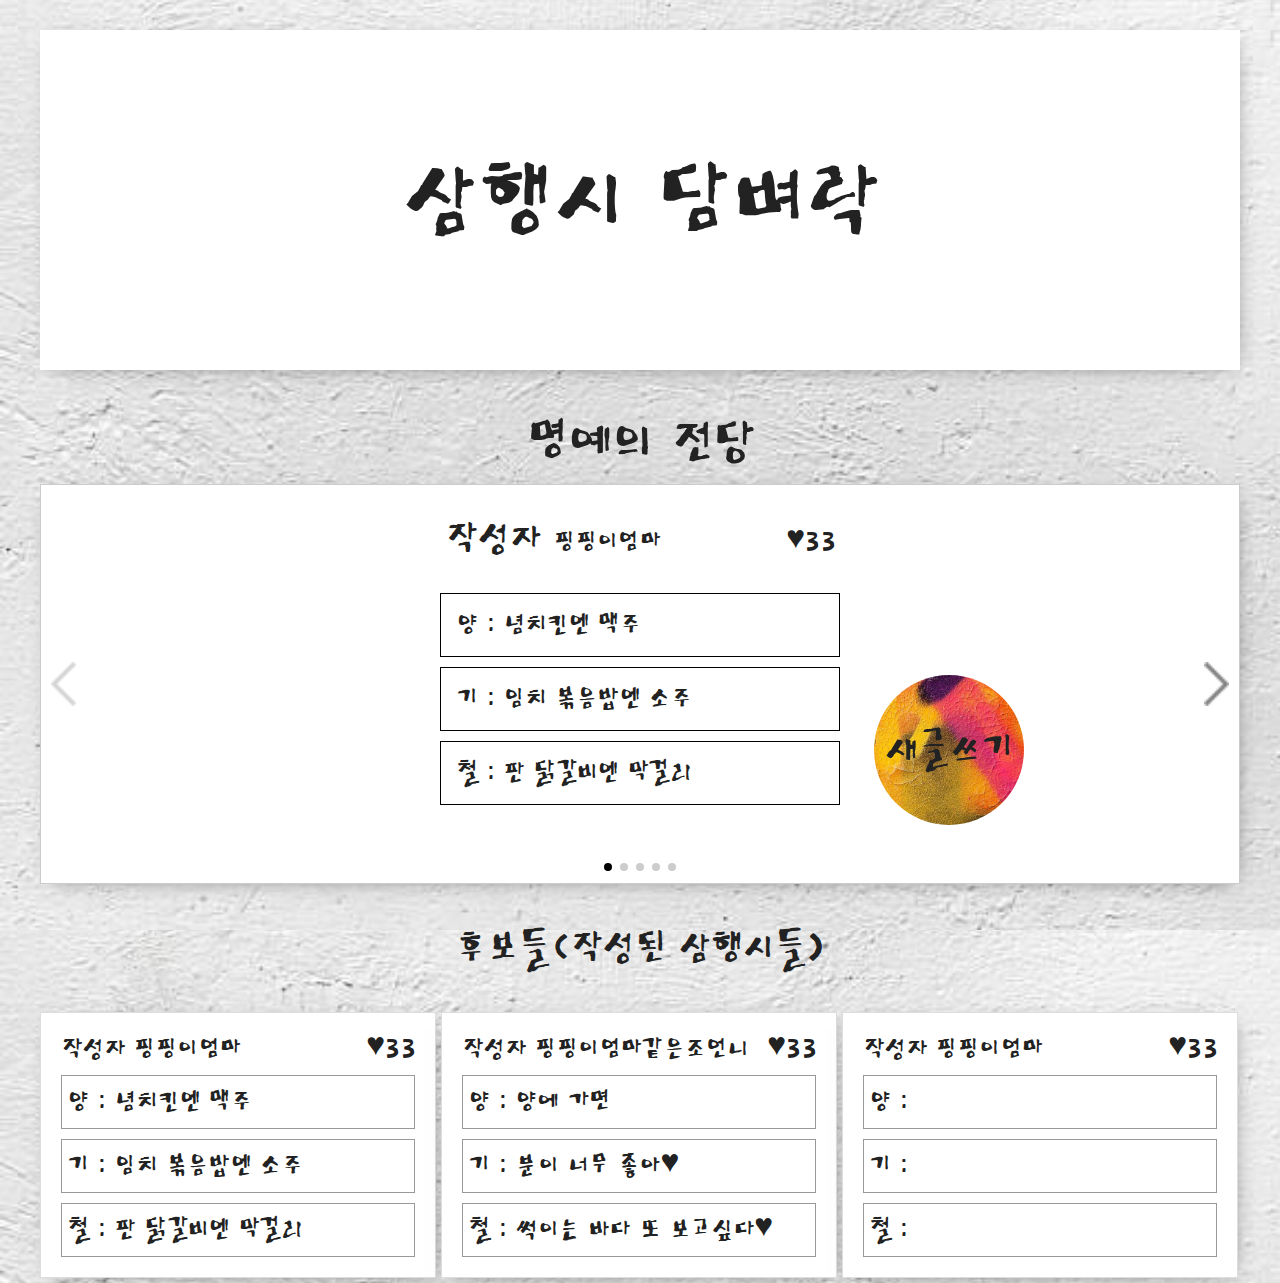
<file: templates/index.html>
<!DOCTYPE html>
<html lang="ko">
<head>
    <meta charset="UTF-8">
    <meta http-equiv="X-UA-Compatible" content="IE=edge">
    <meta name="viewport" content="width=device-width, initial-scale=1.0">
    <title>미니프로젝트2조 | 삼행시 담벼락</title>
    <script src="https://ajax.googleapis.com/ajax/libs/jquery/3.5.1/jquery.min.js"></script>
    <script src="https://cdn.jsdelivr.net/npm/bootstrap@5.0.2/dist/js/bootstrap.bundle.min.js"
        integrity="sha384-MrcW6ZMFYlzcLA8Nl+NtUVF0sA7MsXsP1UyJoMp4YLEuNSfAP+JcXn/tWtIaxVXM"
        crossorigin="anonymous"></script>
    <meta property="og:title" content="삼행시 담벼락" />
    <meta property="og:description"
        content="웃을 일 없었던 하루, 남들이 적어 놓은 삼행시 보고 피식 한 번 하면 어떨까요? 저희 삼행시 담벼락은 누구나 방문해서 간단한 삼행시를 남기고, 서로 열람할 수 있는 서비스입니다. 내 삼행시를 다른 사람들에게 자랑하고, 좋아요를 받아보세요. 그리고 명예의 전당에 올라 내 삼행시를 동네방네 자랑해보세요!" />
    <meta property="og:image"
        content="https://img1.daumcdn.net/thumb/R1280x0/?scode=mtistory2&fname=https%3A%2F%2Fblog.kakaocdn.net%2Fdn%2FcRR76s%2Fbtr1I98OToS%2Fp7yZKq7Oj6nqv1nA1xcKo0%2Fimg.png" />
    <link rel="stylesheet" href="../css/reset.css">
    <link rel="stylesheet" href="../css/main.css">
    <link rel="stylesheet" href="../css/p_3.css">
    <link rel="stylesheet" href="../css/p_2.css">
    <link rel="stylesheet" href="https://cdn.jsdelivr.net/npm/swiper@9/swiper-bundle.min.css" />
    <script src="https://cdn.jsdelivr.net/npm/swiper@9/swiper-bundle.min.js"></script>
</head>
<!-- 새글쓰기 -> p_3 -->
<body>
    <main>
        <div id="p_3_page"><!-- 새글쓰기누르면 p3나와야함 -->
            <a href="#" id="p3_close_btn">닫기  <img src="../images/Rectangle 17.png" alt="닫기"></a>
            <h2>새글쓰기</h2>
            <h2>이달의 단어 <span>양기철♥</span></h2>
            <div class="p3_boxs p3_b1">
                <ul class="p3_write">
                    <li>작성자</li>
                    <li><input type="text" id="p3_writer" placeholder="작성자를 입력해주세요"></li>
                </ul><!-- e:write -->
                <div class="p3_user">
                    <div class="p3_text">
                        <input type="text" placeholder="양 : ">
                        <input type="text" placeholder="기 : ">
                        <input type="text" placeholder="철 : ">
                    </div><!-- e:p3_text -->
                    <p>
                        <button>작성완료</button>
                    </p>
                </div><!-- e:p3_user -->
            </div><!-- e:p3_boxs -->
        </div><!-- e:p_3_page -->
        <div id="p2_page_box">
            <!-- ~~~~~~~~~~~~~~~~~~~~~~~~~~~~~~~~~ -->
            <div class="p_2_page"><!-- 후보들누르면 p2나와야함 -->
                <a href="#" id="p2_close_btn">닫기  <img src="../images/Rectangle 17.png" alt="닫기"></a>
            <div class="p2_txt_box">
                <ul id="p2_write">
                    <li id="p2_writer">핑핑이 어머니<span>의 삼행시</span></li>
                </ul><!-- e:write -->
                <ul class="p2_user">
                    <li>양 : 파를 까고싶은데 응애</li>
                    <li>기 : 구가 없어서 응애</li>
                    <li>철 : 로된 채칼을 들고왔다 응애</li>
                </ul><!-- e:user -->
                <div class="p2_like_box">
                    <button style="color:red">♥ 33</button>
                </div><!-- e:p2_like_box -->
            </div><!-- e:txt_box -->
            <div class="p2_input_box">
                <div class="p2_input">
                    <input type="text" class="p2_user" placeholder="작성자명을 입력해주세요.">
                    <input type="text" class="p2_comment" placeholder="댓글을 입력해주세요.">
                </div><!-- e:p2_input -->
                <div class="btn">
                    <button class="p2_comment_post">입력</button>
                </div><!-- e:btn -->
            </div><!-- e:p2_input_box -->
            <div class="p2_txt_list">
                <ul class="p2_user_box">
                    <li><span class="p2_user">핑핑이어머니</span>님</li>
                    <li class="txt">가가가가가가아나난아ㅏㅇㄴㄴ안안아ㅏ아아아</li>
                </ul><!-- e:p2_user -->
            </div><!-- e:p2_txt_list -->
            </div><!-- e:p_2_page -->
            <!-- ~~~~~~~~~~~~~~~~~~~~~~~~~~~~~~~~~~~~~~~~~~~~~~~~~~~~~ -->
            <div class="p_2_page"><!-- 후보들누르면 p2나와야함 -->
                <a href="#" id="p2_close_btn">닫기  <img src="../images/Rectangle 17.png" alt="닫기"></a>
            <div class="p2_txt_box">
                <ul id="p2_write">
                    <li id="p2_writer">핑핑이엄마친구<span>의 삼행시</span></li>
                </ul><!-- e:write -->
                <ul class="p2_user">
                    <li>양 : 파를 까고싶은데 응애</li>
                    <li>기 : 구가 없어서 응애</li>
                    <li>철 : 로된 채칼을 들고왔다 응애</li>
                </ul><!-- e:user -->
                <div class="p2_like_box">
                    <button style="color:red">♥ 33</button>
                </div><!-- e:p2_like_box -->
            </div><!-- e:txt_box -->
            <!--~~~~~~~~~~~~~~~~~~~~~~~~~~~~~~~~~~~~-->
            <div class="p2_input_box">
                <div class="p2_input">
                    <input type="text" class="p2_user" placeholder="작성자명을 입력해주세요.">
                    <input type="text" class="p2_comment" placeholder="댓글을 입력해주세요.">
                </div><!-- e:p2_input -->
                <div class="btn">
                    <button class="p2_comment_post">입력</button>
                </div><!-- e:btn -->
            </div><!-- e:p2_input_box -->
            <div class="p2_txt_list">
                <ul class="p2_user_box">
                    <li><span class="p2_user">핑핑이어머니</span>님</li>
                    <li class="txt">가가가가가가아나난아ㅏㅇㄴㄴ안안아ㅏ아아아</li>
                </ul><!-- e:p2_user -->
            </div><!-- e:p2_txt_list -->
            </div><!-- e:p_2_page -->
            <!-- ~~~~~~~~~~~~~~~~~~~~~~~~~~~~~~~~~~~~~~~~~~~~~~~~~~~~~ -->
            <div class="p_2_page"><!-- 후보들누르면 p2나와야함 -->
                <a href="#" id="p2_close_btn">닫기  <img src="../images/Rectangle 17.png" alt="닫기"></a>
            <div class="p2_txt_box">
                <ul id="p2_write">
                    <li id="p2_writer">핑핑이 어머니<span>의 삼행시</span></li>
                </ul><!-- e:write -->
                <ul class="p2_user">
                    <li>양 : 파를 까고싶은데 응애</li>
                    <li>기 : 구가 없어서 응애</li>
                    <li>철 : 로된 채칼을 들고왔다 응애</li>
                </ul><!-- e:user -->
                <div class="p2_like_box">
                    <button style="color:red">♥ 33</button>
                </div><!-- e:p2_like_box -->
            </div><!-- e:txt_box -->
            <!--~~~~~~~~~~~~~~~~~~~~~~~~~~~~~~~~~~~~-->
            <div class="p2_input_box">
                <div class="p2_input">
                    <input type="text" class="p2_user" placeholder="작성자명을 입력해주세요.">
                    <input type="text" class="p2_comment" placeholder="댓글을 입력해주세요.">
                </div><!-- e:p2_input -->
                <div class="btn">
                    <button class="p2_comment_post">입력</button>
                </div><!-- e:btn -->
            </div><!-- e:p2_input_box -->
            <div class="p2_txt_list">
                <ul class="p2_user_box">
                    <li><span class="p2_user">핑핑이어머니</span>님</li>
                    <li class="txt">가가가가가가아나난아ㅏㅇㄴㄴ안안아ㅏ아아아</li>
                </ul><!-- e:p2_user -->
            </div><!-- e:p2_txt_list -->
            </div><!-- e:p_2_page -->
            <!-- ~~~~~~~~~~~~~~~~~~~~~~~~~~~~~~~~~~~~~~~~~~~~~~~~~~~~~ -->
        </div><!-- e:p2_page_box -->
        <h1>삼행시 담벼락</h1>
        <div id="i_wrap_p_1">
            <h2>명예의 전당</h2>
            <div class="i_popup">
                <a href="http://www.kyuparfum.com/mini/templates/p_3.html">새글쓰기</a>
            </div> <!-- e:best -->
        </div> <!-- e:wrap_p_1 -->
        <div class="swiper mySwiper">
            <div class="swiper-wrapper">
                <div class="swiper-slide i_slide1">
                    <ul class="i_write">
                        <li>작성자 <span>핑핑이엄마</span></li>
                        <li><button>♥33</button></li>
                    </ul><!-- e:write -->
                    <ul class="i_user">
                        <li>양 : 념치킨엔 맥주</li>
                        <li>기 : 임치 볶음밥엔 소주</li>
                        <li>철 : 판 닭갈비엔 막걸리</li>
                    </ul>
                </div> <!-- e:slide1 -->
                <div class="swiper-slide i_slide2">
                    <ul class="i_write">
                        <li>작성자 <span>핑핑이엄마같은조언니</span></li>
                        <li><button>♥33</button></li>
                    </ul><!-- e:write -->
                    <ul class="i_user">
                        <li>양 : 양에 가면 </li>
                        <li>기 : 분이 너무 좋아♥ </li>
                        <li>철 : 썩이는 바다 또 보고싶다♥ </li>
                    </ul>
                </div> <!-- e:slide2 -->
                <div class="swiper-slide i_slide3">
                    <ul class="i_write">
                        <li>작성자 <!-- 벤틱기호로 작성 예정 ex)`${}` --></li>
                        <li><button>♥33</button></li>
                    </ul><!-- e:write -->
                    <ul class="i_user">
                        <li>양 : </li>
                        <li>기 : </li>
                        <li>철 : </li>
                    </ul>
                </div> <!-- e:slide3 -->
                <div class="swiper-slide i_slide4">
                    <ul class="i_write">
                        <li>작성자 <!-- 벤틱기호로 작성 예정 ex)`${}` --></li>
                        <li><button>♥33</button></li>
                    </ul><!-- e:write -->
                    <ul class="i_user">
                        <li>양 : </li>
                        <li>기 : </li>
                        <li>철 : </li>
                    </ul>
                </div> <!-- e:slide4 -->
                <div class="swiper-slide i_slide5">
                    <ul class="i_write">
                        <li>작성자 <!-- 벤틱기호로 작성 예정 ex)`${}` --></li>
                        <li><button>♥33</button></li>
                    </ul><!-- e:write -->
                    <ul class="i_user">
                        <li>양 : </li>
                        <li>기 : </li>
                        <li>철 : </li>
                    </ul>
                </div> <!-- e:slide5 -->
            </div><!-- e:swiper-wrapper -->
            <div class="swiper-button-next"></div>
            <div class="swiper-button-prev"></div>
            <div class="swiper-pagination"></div>
        </div><!-- e:swiper mySwiper -->
        <div class="i_candidate">
            <div class="i_title">
                <h2>후보들(작성된 삼행시들)</h2>
            </div> <!-- e:title -->
            <div id="i_wrap_contents">
                <a href="http://www.kyuparfum.com/mini/templates/p_2.html" class="i_boxs i_b1">
                    <ul class="i_write">
                        <li>작성자 <span>핑핑이엄마</span></li>
                        <li><button>♥33</button></li>
                    </ul><!-- e:write -->
                    <ul class="i_user">
                        <li>양 : 념치킨엔 맥주</li>
                        <li>기 : 임치 볶음밥엔 소주</li>
                        <li>철 : 판 닭갈비엔 막걸리</li>
                    </ul>
                </a><!-- e:boxs -->
                <a href="http://www.kyuparfum.com/mini/templates/p_2.html" class="i_boxs i_b2">
                    <ul class="i_write">
                        <li>작성자 <span>핑핑이엄마같은조언니</span></li>
                        <li><button>♥33</button></li>
                    </ul><!-- e:write -->
                    <ul class="i_user">
                        <li>양 : 양에 가면 </li>
                        <li>기 : 분이 너무 좋아♥ </li>
                        <li>철 : 썩이는 바다 또 보고싶다♥ </li>
                    </ul>
                </a><!-- e:boxs -->
                <a href="http://www.kyuparfum.com/mini/templates/p_2.html" class="i_boxs i_b3">
                    <ul class="i_write">
                        <li>작성자 <span>핑핑이엄마</span></li>
                        <li><button>♥33</button></li>
                    </ul><!-- e:write -->
                    <ul class="i_user">
                        <li>양 : </li>
                        <li>기 : </li>
                        <li>철 : </li>
                    </ul>
                </a><!-- e:boxs -->
            </div><!-- e:wrap_contents -->
        </div><!-- e:candidate -->
    </main>
    <script src="../js/main.js"></script>
</body>

</html>
</file>
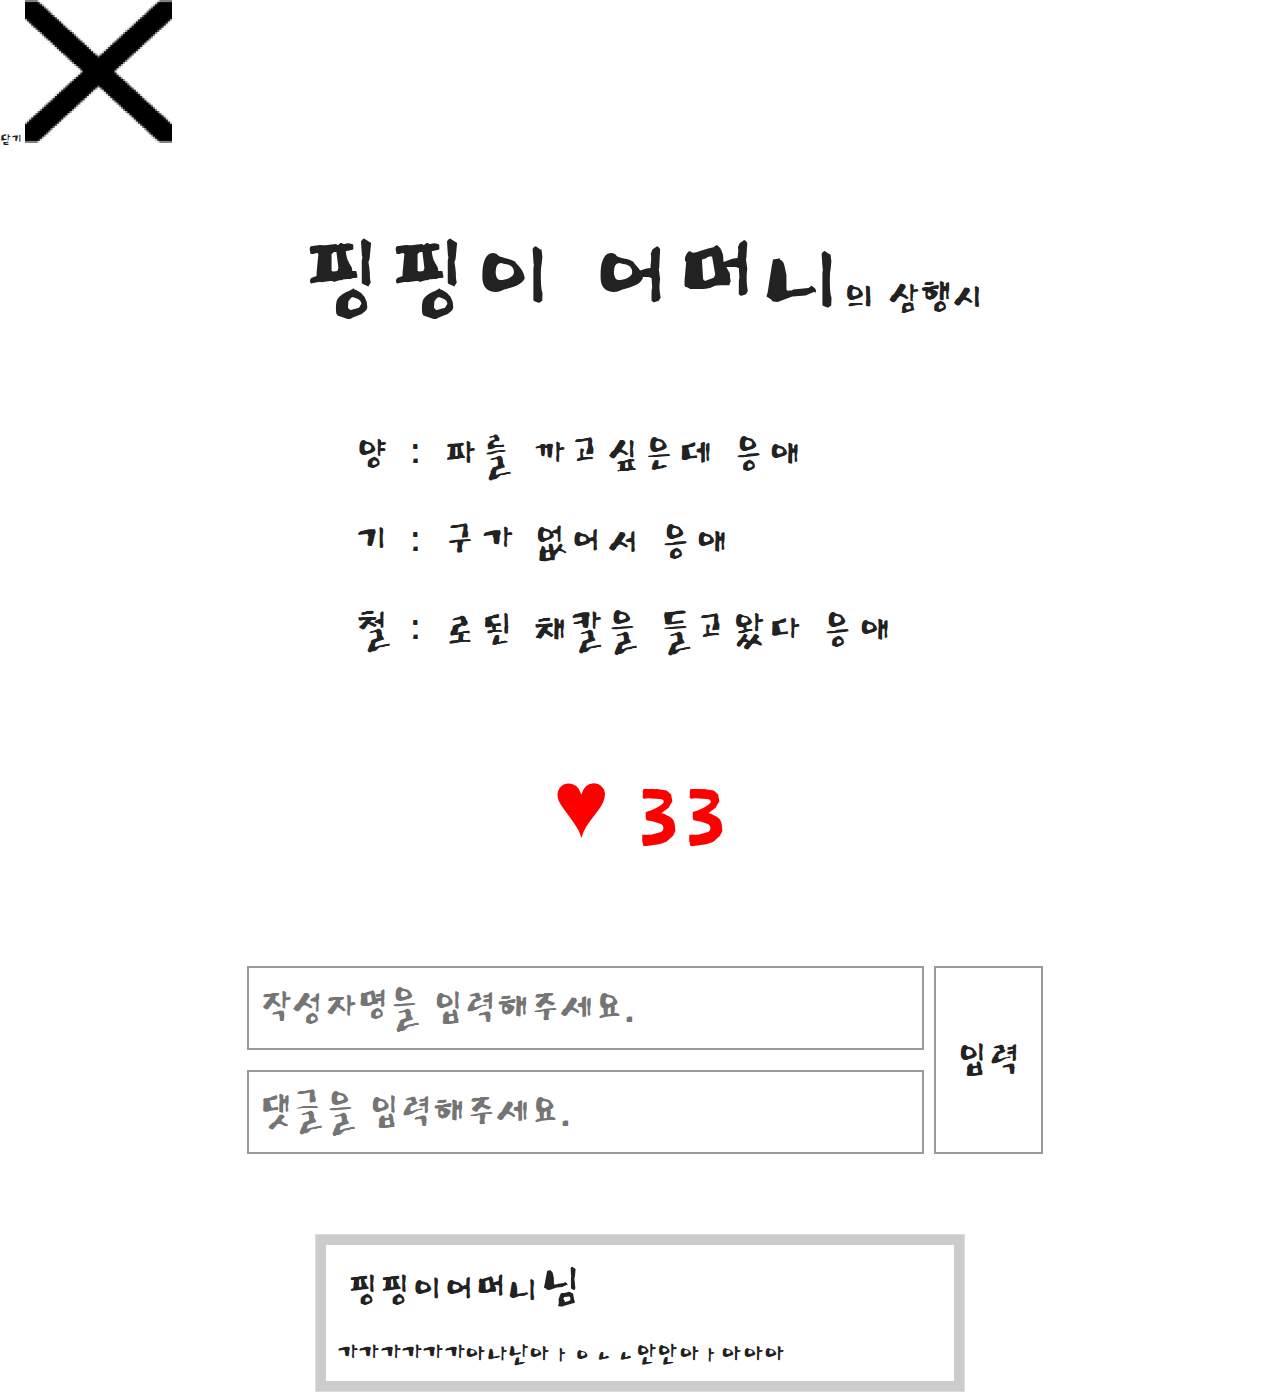
<file: templates/p_2.html>
<!DOCTYPE html>
<html lang="ko">
<head>
    <meta charset="UTF-8">
    <meta http-equiv="X-UA-Compatible" content="IE=edge">
    <meta name="viewport" content="width=device-width, initial-scale=1.0">
    <title>미니프로젝트2조 | 삼행시 담벼락</title>
    <script src="https://ajax.googleapis.com/ajax/libs/jquery/3.5.1/jquery.min.js"></script>
    <script src="https://cdn.jsdelivr.net/npm/bootstrap@5.0.2/dist/js/bootstrap.bundle.min.js"
        integrity="sha384-MrcW6ZMFYlzcLA8Nl+NtUVF0sA7MsXsP1UyJoMp4YLEuNSfAP+JcXn/tWtIaxVXM"
        crossorigin="anonymous"></script>
    <meta property="og:title" content="미니프로젝트2조 | 삼행시 담벼락" />
    <meta property="og:description" content="웃을 일 없었던 하루, 남들이 적어 놓은 삼행시 보고 피식 한 번 하면 어떨까요? 저희 삼행시 담벼락은 누구나 방문해서 간단한 삼행시를 남기고, 서로 열람할 수 있는 서비스입니다. 내 삼행시를 다른 사람들에게 자랑하고, 좋아요를 받아보세요. 그리고 명예의 전당에 올라 내 삼행시를 동네방네 자랑해보세요!" />
    <meta property="og:image" content="https://img1.daumcdn.net/thumb/R1280x0/?scode=mtistory2&fname=https%3A%2F%2Fblog.kakaocdn.net%2Fdn%2FcRR76s%2Fbtr1I98OToS%2Fp7yZKq7Oj6nqv1nA1xcKo0%2Fimg.png" />
    <link rel="stylesheet" href="../css/reset.css">
    <link rel="stylesheet" href="../css/p_2.css">
    <link rel="stylesheet" href="https://cdn.jsdelivr.net/npm/swiper@9/swiper-bundle.min.css" />
    <script src="https://cdn.jsdelivr.net/npm/swiper@9/swiper-bundle.min.js"></script>
</head>
<body>
    <main>
        <a href="#" id="close_btn">닫기  <img src="../images/Rectangle 17.png" alt="닫기"></a>
        <div class="p2_txt_box">
            <ul id="p2_write">
                <li id="p2_writer">핑핑이 어머니<span>의 삼행시</span></li>
            </ul><!-- e:write -->
            <ul class="p2_user">
                <li>양 : 파를 까고싶은데 응애</li>
                <li>기 : 구가 없어서 응애</li>
                <li>철 : 로된 채칼을 들고왔다 응애</li>
            </ul><!-- e:user -->
            <div class="p2_like_box">
                <button style="color:red">♥ 33</button>
            </div><!-- e:p2_like_box -->
        </div><!-- e:txt_box -->
        <!--~~~~~~~~~~~~~~~~~~~~~~~~~~~~~~~~~~~~-->
        <div class="p2_input_box">
            <div class="p2_input">
                <input type="text" class="p2_user" placeholder="작성자명을 입력해주세요.">
                <input type="text" class="p2_comment" placeholder="댓글을 입력해주세요.">
            </div><!-- e:p2_input -->
            <div class="btn">
                <button class="p2_comment_post">입력</button>
            </div><!-- e:btn -->
        </div><!-- e:p2_input_box -->
        <div class="p2_txt_list">
            <ul class="p2_user_box">
                <li><span class="p2_user">핑핑이어머니</span>님</li>
                <li class="txt">가가가가가가아나난아ㅏㅇㄴㄴ안안아ㅏ아아아</li>
            </ul><!-- e:p2_user -->
        </div><!-- e:p2_txt_list -->
    </main>
</body>
</html>
</file>
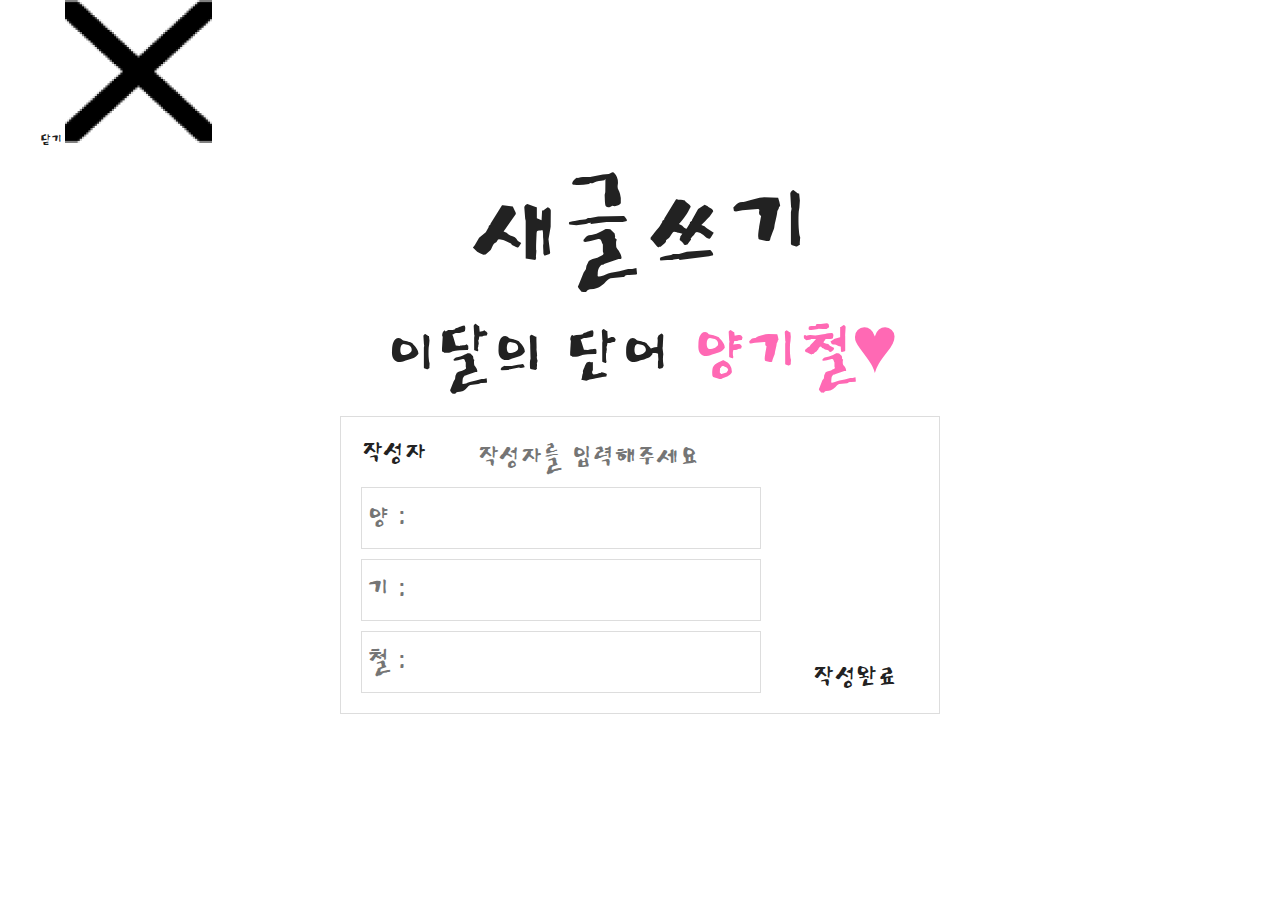
<file: templates/p_3.html>
<!DOCTYPE html>
<html lang="ko">
    <head>
        <meta charset="UTF-8">
        <meta http-equiv="X-UA-Compatible" content="IE=edge">
        <meta name="viewport" content="width=device-width, initial-scale=1.0">
        <title>미니프로젝트2조 | 삼행시 담벼락</title>
        <script src="https://ajax.googleapis.com/ajax/libs/jquery/3.5.1/jquery.min.js"></script>
        <script src="https://cdn.jsdelivr.net/npm/bootstrap@5.0.2/dist/js/bootstrap.bundle.min.js"
            integrity="sha384-MrcW6ZMFYlzcLA8Nl+NtUVF0sA7MsXsP1UyJoMp4YLEuNSfAP+JcXn/tWtIaxVXM"
            crossorigin="anonymous"></script>
        <meta property="og:title" content="삼행시 담벼락" />
        <meta property="og:description"
            content="웃을 일 없었던 하루, 남들이 적어 놓은 삼행시 보고 피식 한 번 하면 어떨까요? 저희 삼행시 담벼락은 누구나 방문해서 간단한 삼행시를 남기고, 서로 열람할 수 있는 서비스입니다. 내 삼행시를 다른 사람들에게 자랑하고, 좋아요를 받아보세요. 그리고 명예의 전당에 올라 내 삼행시를 동네방네 자랑해보세요!" />
        <meta property="og:image"
            content="https://img1.daumcdn.net/thumb/R1280x0/?scode=mtistory2&fname=https%3A%2F%2Fblog.kakaocdn.net%2Fdn%2FcRR76s%2Fbtr1I98OToS%2Fp7yZKq7Oj6nqv1nA1xcKo0%2Fimg.png" />
        <link rel="stylesheet" href="../css/reset.css">
        <link rel="stylesheet" href="../css/p_3.css">
        <link rel="stylesheet" href="https://cdn.jsdelivr.net/npm/swiper@9/swiper-bundle.min.css" />
        <script src="https://cdn.jsdelivr.net/npm/swiper@9/swiper-bundle.min.js"></script>
    </head>
<body>
    <main>
        <a href="#" id="close_btn">닫기  <img src="../images/Rectangle 17.png" alt="닫기"></a>
        <h2>새글쓰기</h2>
        <h2>이달의 단어 <span>양기철♥</span></h2>
        <div class="p3_boxs p3_b1">
            <ul class="p3_write">
                <li>작성자</li>
                <li><input type="text" id="p3_writer" placeholder="작성자를 입력해주세요"></li>
            </ul><!-- e:write -->
            <div class="p3_user">
                <div class="p3_text">
                    <input type="text" placeholder="양 : ">
                    <input type="text" placeholder="기 : ">
                    <input type="text" placeholder="철 : ">
                </div><!-- e:p3_text -->
                <p>
                    <button>작성완료</button>
                </p>
            </div><!-- e:p3_user -->
        </div><!-- e:p3_boxs -->
    </main>
</body>
</html>
</file>
<file: css/main.css>
html,
body {
    position: relative;
    height: 100%;background-image:url(../images/list.jpg);background-size:cover;
}
main #p_3_page {
    display:none;position:absolute;top:50%;left:50%; background-color: #fff;
    padding:50px; z-index:2;transform:translate(-50%, -50%);border:2px solid #000;
}
main .p_2_page {
    display:none;position:absolute;top:50%;left:50%; background-color: #fff;
    padding:30px; z-index:2;transform:translate(-50%, -50%);border:2px solid #000;
}
main {width:1200px; margin:0 auto;/*  background-color:coral; */}
main h1 {
    line-height:300px;/* background-image:url(../images/title.jpg);background-size:contain; */background-color:#fff;
    font-size:7rem; text-align:center; margin:30px 0; padding:20px 0; /* background-color:aqua; */box-shadow:4px 5px 20px -10px rgb(0 0 0 / 50%);
}
main #i_wrap_p_1 {}
main #i_wrap_p_1 h2 {
    /* box-shadow:1px 1px 1px rgba(0,0,0,0.5); */
    font-size:4rem; text-align:center; width:25%; margin:0 auto;padding:10px 20px;
}
main #i_wrap_p_1 .i_popup {}
main #i_wrap_p_1 .i_popup a {font-size:3rem;background-image:url(../images/popup.jpg); background-size:cover; background-position:top right;
    position:fixed; bottom:75px;right:20%; border-radius:50%;width:150px;height:150px;
    display:flex;background-color:#ddd;z-index:2;justify-content:center;align-items:center;
}
main #wrap_p_1 .best button:nth-child(1)/* 인기순 */ {margin-left:0;}
main #wrap_p_1 .best button:nth-child(2)/* 최신순 */ {}
.swiper {
    width:1200px; margin:0 auto; height:400px;box-shadow:4px 5px 20px -10px rgb(0 0 0 / 50%);
}
.swiper-wrapper {height:400px;}
.swiper-button-prev, .swiper-rtl .swiper-button-next {
    background-image:url(../images/btn_nav_arrow.png);
    background-repeat:no-repeat; background-position:center;
    background-size:contain; transform:rotate(180deg);filter:opacity(.5);
}
.swiper-button-next, .swiper-rtl .swiper-button-prev {
    background-image:url(../images/btn_nav_arrow.png);
    background-repeat:no-repeat; background-position:center;
    background-size:contain;filter:opacity(.5);
}
.swiper-button-next:after, .swiper-button-prev:after {
    display:none;
}
.swiper-slide {
    text-align: center;
    font-size: 18px;
    display: flex;
    justify-content: center;
    align-items: center;
    background-color:#fff;
    
    /*  */
}

.swiper-slide img {
    display: block;
    width: 100%;
    height: 100%;
    object-fit: cover;
}
.swiper-pagination-bullet-active {background-color:#000 !important;}
/* 스와이퍼 공통부분 */
.swiper .swiper-wrapper .swiper-slide {border:1px solid #ccc; padding:20px 0;}
.swiper .swiper-wrapper .swiper-slide ul {}
.swiper .swiper-wrapper .swiper-slide .i_write {margin:0 auto; display:flex; justify-content:space-between;width:400px;}
.swiper .swiper-wrapper .swiper-slide .i_write li {margin-bottom:10px; padding:10px 5px; font-size:3rem;}
.swiper .swiper-wrapper .swiper-slide .i_write li span {font-size: 2rem;}
.swiper .swiper-wrapper .swiper-slide .i_write li button {font-size:2rem}
.swiper .swiper-wrapper .swiper-slide .i_write li button:hover {color:#f00;}
.swiper .swiper-wrapper .swiper-slide .i_user li {/* background: red; */
    border:1px solid #000;
    width:400px;font-size:2rem;
    margin:10px auto; padding:15px;
    text-align:left;
}
.swiper .swiper-wrapper .swiper-slide ul li:nth-child(1)/* 홍 */ {}
.swiper .swiper-wrapper .swiper-slide ul li:nth-child(2)/* 길 */ {}
.swiper .swiper-wrapper .swiper-slide ul li:nth-child(3)/* 동 */ {}
.i_candidate .i_title h2 {
    text-align:center;font-size:3rem;padding:20px 0;
}
.i_best_btn {/* background-color:aqua; */display:flex;justify-content:center;}
.i_best_btn button {font-size:2rem; border:1px solid #ddd;margin-bottom:10px;padding:10px 20px;}
.i_best_btn button:hover {border:2px solid #000;}
.i_best_btn .popular {margin-right:20px;}
.i_best_btn .new {}
#i_wrap_contents {display:flex; flex-flow: row wrap; }
.i_boxs {width:33%; border:1px solid #ddd; padding:20px;margin-right:5px; margin-bottom:5px;box-shadow:4px 5px 20px -10px rgb(0 0 0 / 50%); background-color:#fff;}
.i_b3 {margin-right:0;}
.i_boxs .i_write {display:flex; justify-content:space-between;}
.i_boxs .i_write li {
    margin-right:10px; margin-bottom:10px;
    font-size:2rem;
}
.i_boxs .i_write li span {font-size:2rem;}
.i_boxs .i_write li:last-child {margin-right:0;}
.i_boxs .i_write li button {font-size:2rem;}
.i_boxs .i_write li button:hover {color:#f00; font-weight:700;}
.i_boxs .i_write p:nth-child(1) {}
.i_boxs .i_write p:nth-child(2) {margin-right:0;}
.i_boxs ul {/* background-image:url(../images/list.jpg); background-size:cover; */}
.i_boxs .i_user li {
    
    border:1px solid #999; margin-bottom:10px; padding:10px 5px; font-size:2rem;
}
.i_boxs .i_user li:nth-child(1) {}
.i_boxs .i_user li:nth-child(2) {}
.i_boxs .i_user li:nth-child(3) {margin-bottom:0;}
.active {color:#f00;}
</file>
<file: css/p_3.css>
main {width:1200px;margin:0 auto;}

main #p3_close_btn {display:block;text-align:right;position: relative;
    top:0; font-size:3rem;
    right:0;}
main #p3_close_btn img {
    width:20px;
    height:20px;
    
}
main h2:nth-of-type(1) {
    text-align:center; font-size:8rem;margin:20px 0;
}
main h2:nth-of-type(2) {text-align:center; font-size:5rem;margin:20px 0;}
main h2:nth-of-type(2) span {color:hotpink;font-size:5rem;}
.p3_text {width:80%;}
.p3_boxs {width:600px; border:1px solid #ddd; padding:20px;margin:0 auto;}
.p3_boxs .p3_write {display:flex; justify-content:space-between;}
.p3_boxs .p3_write li {
    margin-right:10px; margin-bottom:10px;
    font-size:2rem;
}
.p3_boxs .p3_write > li > input[type=text] {font-size: 2rem;}
.p3_boxs .p3_write li:last-child {margin-right:0;}
.p3_boxs .p3_write li button {font-size:2rem;}
.p3_boxs .p3_write p:nth-child(1) {}
.p3_boxs .p3_write p:nth-child(2) {margin-right:0;}
.p3_boxs .p3_user {display:flex; flex-flow:row nowrap; align-items:flex-end}
.p3_boxs .p3_user .p3_text input[type=text] {width:400px;
    border:1px solid #ddd; margin-bottom:10px; padding:10px 5px; font-size:2rem;
}
.p3_boxs .p3_user .p3_text input[type=text]:last-child {margin-bottom:0;}
.p3_boxs .p3_user p {margin:0 5px;}
.p3_boxs .p3_user p button {font-size:2rem;}
</file>
<file: css/p_2.css>
main {}
main #p2_close_btn {display:block;text-align:right;position: relative;
    top:0; font-size:3rem;
    right:0;}
main #p2_close_btn img {
    width:20px;
    height:20px;
    
}
main #close_btn img:hover {}
main .p2_title {}
main .p2_title h2 {text-align:center; font-size:8rem;}
main .p2_txt_box {}
main .p2_txt_box #p2_write {
    width:100%; margin:70px auto; display:flex; justify-content:center;
}
main .p2_txt_box #p2_write li {font-size:8rem;}
main .p2_txt_box #p2_write li span {font-size:3rem;}
main .p2_txt_box #p2_write li button {font-size:2rem;}
main .p2_txt_box .p2_user {}
main .p2_txt_box .p2_user li {/* background: red; */
    /* border:1px solid #ddd; */
    width:600px;
    margin:10px auto; padding:15px;
    text-align:left;font-size:3rem;letter-spacing:3.5px;
}
main .p2_txt_box .p2_like_box {
    /* border:2px solid #ddd; */padding:20px; width:300px;text-align:center;
    margin:80px auto;
}
main .p2_txt_box .p2_like_box button {font-size:6rem;}

.p2_input li #p2_user {}
.p2_input li #p2_txt {}
main .p2_insert_box li ul li:nth-child(2) {width:100%;}
main .p2_insert_box li ul li:nth-child(3) {width:100%;}
main .p2_insert_box li ul li:nth-child(2) input[type=text] {}
main .p2_insert_box > li > ul > li {padding:10px 20px 10px 0;}
main .p2_insert_box > li > ul > li:last-child {margin-top:10px;}
main .p2_insert_box li button {font-size:2rem;}
/* 댓글입력박스 */
.p2_input_box {display:flex;
    width:1200px;
    margin:0 auto;
    justify-content:center;margin-bottom:80px;
}
.p2_input_box .p2_input {
    display:flex; flex-flow:column nowrap;
}
.p2_input_box .p2_input input[type=text] {
    font-size:3rem; border:2px solid #999;margin:0 10px;padding:10px 0 10px 10px;
} 
.p2_input_box .p2_input input[type=text]:first-child {margin-bottom:20px;}
.p2_input_box .p2_input input[type=text]:last-child {}
.p2_input_box .btn {border:2px solid #999;
    display:flex;align-items:center;}
.p2_input_box .btn button {
    font-size:3rem;padding:0 20px;
}
.p2_txt_list {
    border:1px solid #ddd;width:650px; margin:0 auto;
    /* background-color:aqua; */background-color:#ccc;
}
.p2_txt_list .p2_user_box {margin:10px;}
.p2_txt_list .p2_user_box li {
    background-color:#fff;/* background-color:coral; */
    font-size:2rem;padding:10px;
}
.p2_txt_list .p2_user_box li:first-child {
    font-size:4rem;
}
.p2_txt_list .p2_user_box li:last-child {}
.p2_txt_list .p2_user_box li span {font-size:3rem;margin-left:10px;}
</file>
